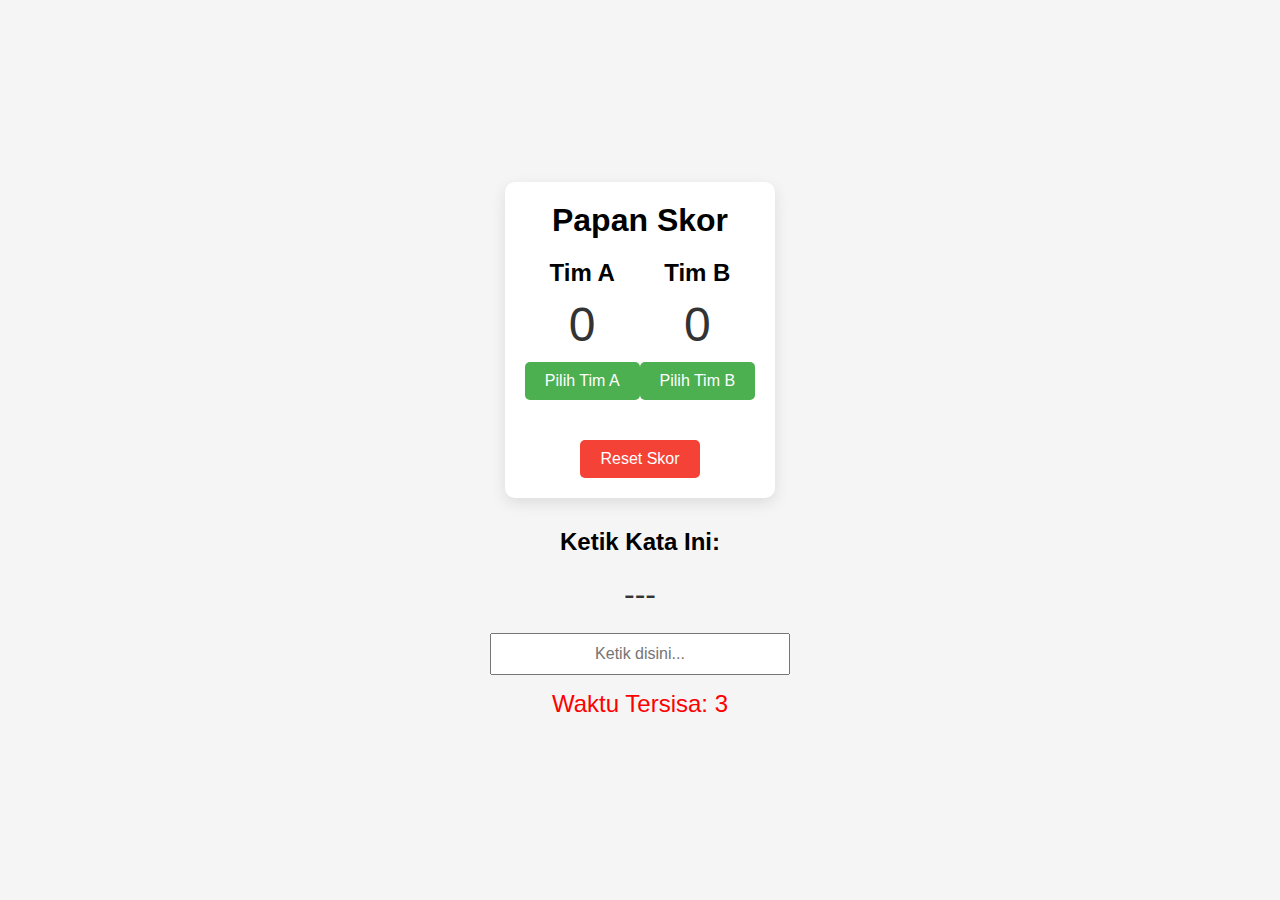
<file: ZTYPE/images/index.html>
<!DOCTYPE html>
<html lang="en">
<head>
    <meta charset="UTF-8">
    <meta name="viewport" content="width=device-width, initial-scale=1.0">
    <title>Game Mengetik dengan Papan Skor</title>
    <link rel="stylesheet" href="style.css">
</head>
<body>
    <div class="scoreboard">
        <h1>Papan Skor</h1>
        <div class="scores">
            <div class="team">
                <h2>Tim A</h2>
                <div id="scoreA" class="score">0</div>
                <button onclick="setActiveTeam('A')">Pilih Tim A</button>
            </div>
            <div class="team">
                <h2>Tim B</h2>
                <div id="scoreB" class="score">0</div>
                <button onclick="setActiveTeam('B')">Pilih Tim B</button>
            </div>
        </div>
        <button class="reset-btn" onclick="resetScores()">Reset Skor</button>
    </div>

    <div class="game">
        <h2>Ketik Kata Ini:</h2>
        <div id="wordToType" class="word">---</div>
        <input type="text" id="userInput" placeholder="Ketik disini..." oninput="checkInput()">
        <p id="message"></p>
        <div id="timer">Waktu Tersisa: 3</div>
    </div>

    <script src="script.js"></script>
</body>
</html>
</file>
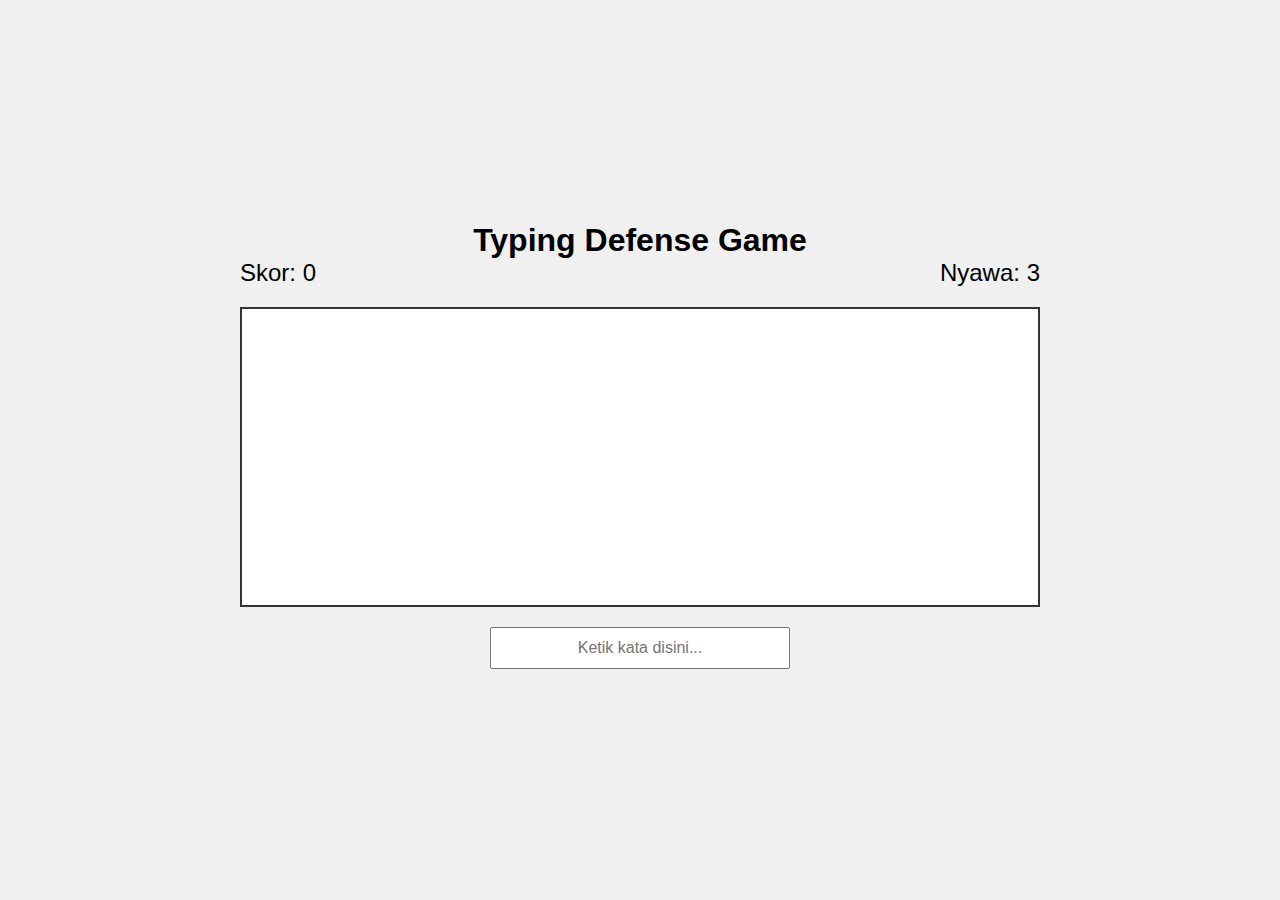
<file: ZTYPE/another game/papan score/index.html>
<!DOCTYPE html>
<html lang="en">
<head>
    <meta charset="UTF-8">
    <meta name="viewport" content="width=device-width, initial-scale=1.0">
    <title>Typing Defense Game</title>
    <link rel="stylesheet" href="style.css">
</head>
<body>
    <div class="game-container">
        <h1>Typing Defense Game</h1>
        <div class="scoreboard">
            <div class="score">Skor: <span id="score">0</span></div>
            <div class="lives">Nyawa: <span id="lives">3</span></div>
        </div>
        <div class="game-area" id="gameArea">
            <!-- Kata-kata akan muncul di sini -->
        </div>
        <input type="text" id="userInput" placeholder="Ketik kata disini..." oninput="checkInput()">
        <p id="message"></p>
    </div>

    <script src="script.js"></script>
</body>
</html>
</file>
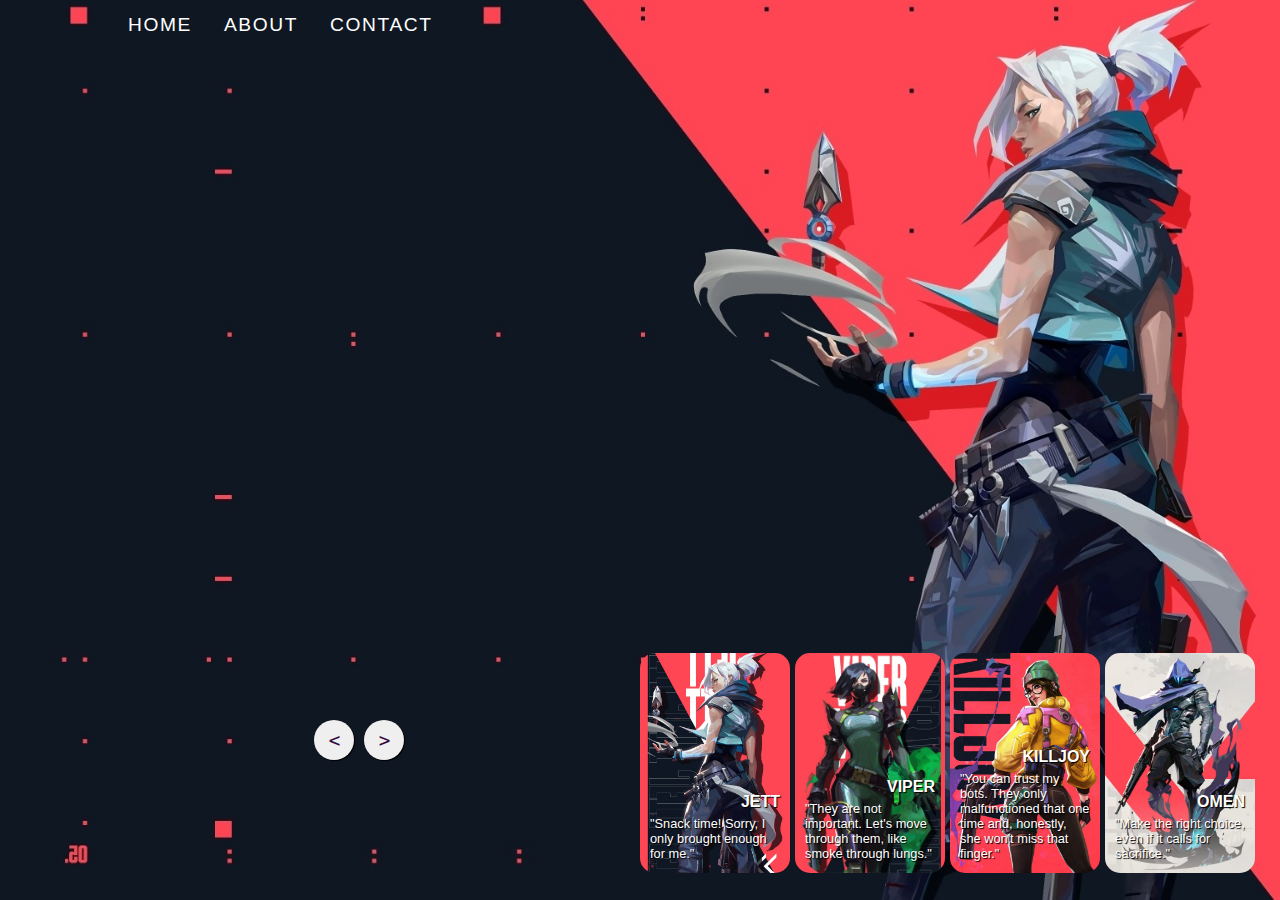
<file: test.html>
<!DOCTYPE html>
<html lang="en">
<head>
    <meta charset="UTF-8">
    <meta name="viewport" content="width=device-width, initial-scale=1.0">
    <title>ANIMATED Slider</title>
    <link rel="preconnect" href="https://fonts.googleapis.com">
    <link rel="preconnect" href="https://fonts.gstatic.com" crossorigin>
    <link href="https://fonts.googleapis.com/css2?family=Roboto+Condensed:wght@500&display=swap" rel="stylesheet">
    <link rel="stylesheet" href="reset.css" />
    <link rel="stylesheet" href="style.css" />

</head>
<body>
    <header>
        <nav>
            <a href="home">HOME</a>
            <a href="about">About</a>
            <a href="Contact">Contact</a>
        </nav>
    </header>

    <div class="slider">
        <div class="list">
            <div class="item">
                <img src="img/jett.jpg" alt="jett">
                <div class="detail">
                    <div class="title">Valorant</div>
                    <div class="name">jett</div>
                    <figure>
                        <img src="img/avatar/duelist.png" alt="duelist">
                        <figcaption>Updraft || TailWind || CloudBurst || Blade Storm</figcaption>
                    </figure>
                    <div class="desc">Representing her home country of South Korea, Jett's agile and evasive fighting style lets her take risks no one else can. She runs circles around every skirmish,
                         cutting enemies before they even know what hit them.</div>
                    <a href="#" class="more">More Details &raquo;</a>
                </div>
            </div>
            <div class="item">
                <img src="img/vyper.jpg" alt="vyper">
                <div class="detail">
                    <div class="title">Valorant</div>
                    <div class="name">viper</div>
                    <figure>
                        <img src="img/avatar/controller.png" alt="duelist">
                        <figcaption>Poison Cloud || Toxic Screen || Snake bite || Viper's pit</figcaption>
                    </figure>
                    <div class="desc">The American Chemist, Viper deploys an array of poisonous chemical devices to control the battlefield and choke the enemy's vision.
                         If the toxins don't kill her prey, her mindgames surely will.</div>
                    <a href="#" class="more">More Details &raquo;</a>
                </div>
            </div>
            <div class="item">
                <img src="img/killjoy.jpg" alt="killjoy">
                <div class="detail">
                    <div class="title">Valorant</div>
                    <div class="name">killjoy</div>
                    <figure>
                        <img src="img/avatar/sentinel.png" alt="duelist">
                        <figcaption>alarmbot || nanoswarm || turret || lockdown</figcaption>
                    </figure>
                    <div class="desc">The genius of Germany. Killjoy secures the battlefield with ease using her arsenal of inventions. 
                        If the damage from her gear doesn't stop her enemies, her robots' debuff will help make short work of them.</div>
                    <a href="#" class="more">More Details &raquo;</a>
                </div>
            </div>
            <div class="item">
                <img src="img/omen.jpg" alt="omen">
                <div class="detail">
                    <div class="title">Valorant</div>
                    <div class="name">killjoy</div>
                    <figure>
                        <img src="img/avatar/controller.png" alt="controller">
                        <figcaption>Paranoia || dark cover || shroud step || from the shadows</figcaption>
                    </figure>
                    <div class="desc">A phantom of a memory, Omen hunts in the shadows. He renders enemies blind, 
                        teleports across the field, then lets paranoia take hold as his foe scrambles to learn where he might strike next.</div>
                    <a href="#" class="more">More Details &raquo;</a>
                </div>
            </div>
        </div>
        <div class="thumbnail">
            <div class="item">
                <img src="img/jett thumb.jpg" alt="jett thumb">
                <div class="detail">
                    <div class="name">jett</div>
                    <blockquote>"Snack time! Sorry, I only brought enough for me."</blockquote>
                </div>
            </div>
            <div class="item">
                <img src="img/viper thumb.jpg" alt="viper thumb">
                <div class="detail">
                    <div class="name">viper</div>
                    <blockquote> "They are not important. Let's move through them, like smoke through lungs."</blockquote>
                </div>
            </div>
            <div class="item">
                <img src="img/killjoy thumb.jpg" alt="killjoy thumb">
                <div class="detail">
                    <div class="name">killjoy</div>
                    <blockquote>"You can trust my bots. They only malfunctioned that one time and, honestly, she won't miss that finger."</blockquote>
                </div>
            </div>
            <div class="item">
                <img src="img/omen thumb.jpg" alt="Omen thumb">
                <div class="detail">
                    <div class="name">Omen</div>
                    <blockquote>"Make the right choice, even if it calls for sacrifice."</blockquote>
                </div>
            </div>
        </div>

        <div class="arrows">
            <button id="prev">&lt;</button>
            <button id="next">&gt;</button>
        </div>

        <div class="loading-bar"></div>
    </div>

    <script src="script.js"></script>
</body>
</html>
</file>
<file: ZTYPE/images/style.css>
* {
    margin: 0;
    padding: 0;
    box-sizing: border-box;
}

body {
    display: flex;
    flex-direction: column;
    justify-content: center;
    align-items: center;
    height: 100vh;
    background-color: #f5f5f5;
    font-family: Arial, sans-serif;
}

.scoreboard {
    text-align: center;
    background-color: #fff;
    padding: 20px;
    border-radius: 10px;
    box-shadow: 0 5px 15px rgba(0, 0, 0, 0.1);
}

.scores {
    display: flex;
    justify-content: space-around;
    margin: 20px 0;
}

.team {
    text-align: center;
}

.score {
    font-size: 3rem;
    margin: 10px 0;
    color: #333;
}

button {
    padding: 10px 20px;
    font-size: 1rem;
    background-color: #4CAF50;
    color: white;
    border: none;
    border-radius: 5px;
    cursor: pointer;
}

button:hover {
    background-color: #45a049;
}

.reset-btn {
    margin-top: 20px;
    background-color: #f44336;
}

.reset-btn:hover {
    background-color: #d32f2f;
}

.game {
    margin-top: 30px;
    text-align: center;
}

.word {
    font-size: 2rem;
    margin: 20px 0;
    color: #333;
}

input {
    padding: 10px;
    font-size: 1rem;
    width: 300px;
    text-align: center;
}

p {
    font-size: 1.2rem;
    color: red;
    margin-top: 10px;
}

#timer {
    font-size: 1.5rem;
    color: #ff0000;
    margin-top: 15px;
}
</file>
<file: ZTYPE/another game/papan score/style.css>
* {
    margin: 0;
    padding: 0;
    box-sizing: border-box;
}

body {
    display: flex;
    justify-content: center;
    align-items: center;
    height: 100vh;
    background-color: #f0f0f0;
    font-family: Arial, sans-serif;
}

.game-container {
    text-align: center;
    width: 80%;
    max-width: 800px;
}

.scoreboard {
    display: flex;
    justify-content: space-between;
    margin-bottom: 20px;
}

.score, .lives {
    font-size: 1.5rem;
}

.game-area {
    position: relative;
    width: 100%;
    height: 300px;
    background-color: #fff;
    border: 2px solid #333;
    overflow: hidden;
}

.word {
    position: absolute;
    font-size: 1.2rem;
    color: red;
    white-space: nowrap;
}

input {
    margin-top: 20px;
    padding: 10px;
    font-size: 1rem;
    width: 300px;
    text-align: center;
}

#message {
    margin-top: 10px;
    color: green;
    font-size: 1.2rem;
}
</file>
<file: style.css>
body {
  font-family: "Roboto", Arial, Helvetica, sans-serif;
  font-weight: 400;
  background-color: #000;
  color: #fff;
  font-size: 1.2rem;
}

header {
  width: 1200px;
  max-width: 80%;
  margin: auto;
  height: 50px;
  display: flex;
  align-items: center;
  position: relative;
  z-index: 999;
}

header nav {
    display: flex;
    gap: 2rem;
}

header nav a {
    text-decoration: none;
    text-transform: uppercase;
    color: white;
    letter-spacing: .1rem;
}

.slider {
    width: 100vw;
    height: 100vh;
    overflow: hidden;
    margin-top: -50px;
    position: relative;
}

.slider .list .item {
    position: absolute;
    inset: 0 0 0 0;
}

.slider .list .item > img {
    width: 100%;
    height: 100%;
    object-fit: cover;

}

.slider .list .item .detail {
    position: absolute;
    top: 20%;
    width: 1200px;
    max-width: 80%;
    margin: auto;
    left: 50%;
    transform: translateX(-50%);
    text-shadow: 0 5px 10px #000;

}

.slider .list .item .detail .title{
    font-size: 1rem;
    font-weight: 900;
    text-transform: uppercase;
    letter-spacing: 0.6rem;
    margin-bottom: 0.6rem;  
}

.slider .list .item .detail .name {
    font-weight: 900;
    text-transform: uppercase;
    font-size: 3.5rem;
    letter-spacing: 0.1rem;
    line-height:  3.5rem;;
    margin-bottom: 0.8rem;
    background: linear-gradient( #ef745c, #34073d);
    background-clip: text;
    color: transparent;
    text-shadow: none;
}

.slider .list .item .detail figure {
    display: flex;
    align-items: center;
    gap: 0.7rem;
}


.slider .list .item .detail figure img {
    width: 2.4rem ;
}

.slider .list .item .detail figure figcaption {
    text-transform: uppercase;
    font-size: smaller;
    font-weight: 500;
    letter-spacing: 0.1;
}

.slider .list .item .detail .desc {
    margin-top: 1rem;
    font-weight: 100;
    font-size: smaller;
    max-width: 40rem;
}

.slider .list .item .detail .more {
    display: inline-block;
    margin-top: 0.5rem;
    text-decoration: none;
    background-color: #fff;
    color: #000;
    padding: 0.6rem 0.8rem;
    border-radius: 0.3rem;
    text-shadow: none;
    font-size: 0.6rem;

}
.slider .list .item .detail .more:hover {
    color: white;
    background-color: #000;
}

/* Thumbnail */

.thumbnail {
    position: absolute;
    bottom: 3%;
    left: 50%;
    width: max-content;
    z-index: 999;
    display: flex;
    gap: 5px;
}

.thumbnail .item {
    width: 150px;
    height:220px;
    flex-shrink: 0;
    position: relative;
}

.thumbnail .item img {
    width: 100%;
    height: 100%;
    object-fit: cover;
    border-radius: 15px;
    
}

.thumbnail .item .detail {
    position: absolute;
    bottom: 12px;
    left: 10px;
    right: 10px;
}
.thumbnail .item .detail .name {
    font-weight: 900;
    font-size: 1rem;
    text-transform: uppercase;
    text-align: right;
    margin-bottom: 5px;
    text-shadow: 1px 1px 1px #000;
}

.thumbnail .item .detail blockquote {
    font-size: 0.8rem;
    text-shadow:1px 1px 1px #000 ;
}


/* panah  */

.arrows {
    position: absolute;
    top: 80%;
    right: 52%;
    width: 300px;
    max-width: 30%;
    display: flex;
    align-items: center;
    gap: 10px;
}

.arrows button{
    width: 40px;
    height: 40px;
    border-radius: 50%;
    border: none;
    box-shadow:1px 1px 1px #000;
    font-family: monospace;
    color: #34073d;
    cursor: pointer;
    z-index: 100;
    transition: 0.3s
}

.arrows button:hover{
    color: #ef745c;
    background-color: #34073d;
}

/* intial animation  */

.slider .list .item:nth-child(1){
    z-index: 1;
}


.slider .list .item:nth-child(1) .title,
.slider .list .item:nth-child(1) .name, 
.slider .list .item:nth-child(1) figure,
.slider .list .item:nth-child(1) .desc, 
.slider .list .item:nth-child(1) .more {
    transform: translateY(50px);
    filter: blur(50px);
    opacity: 0;
    animation:showDetail 0.5s 1s linear forwards;
}


@keyframes showDetail {
    to {
        transform: translateY(0);
        filter: blur(0);
        opacity: 1;
    }
}
.slider .list .item:nth-child(1) .title{
    animation-delay: 1s;
}
.slider .list .item:nth-child(1) .name{
    animation-delay: 1.2s;
} 
.slider .list .item:nth-child(1) figure{
    animation-delay: 1.4s;
}
.slider .list .item:nth-child(1) .desc{
    animation-delay: 1.6s;
}
.slider .list .item:nth-child(1) .more {
    
        animation-delay: 1.8s;
    
}

/* action next */

.slider.next .list .item:nth-child(1)> img {
    width: 150px;
    height: 20px;
    position: absolute;
    left: 50%;
    bottom: 50px;
    border-radius: 15px;

    animation: growImage 0.5s linear 1 forwards;
}

@keyframes growImage {
    to{
        width: 100%;
        height: 100%;
        left: 0;
        bottom: 0;
        border-radius:0 ;

    }
    
}

.thumbnail.next .thumbnail .item:nth-last-child(1){
    width: 0;
    overflow: hidden;
    opacity: 0;
    animation: showThumbnail 0.5s 1s linear 1 forwards;
}

@keyframes showThumbnail {
    to {
        width: 150px;
        opacity: 1;
    }
    
}

.slider.next .thumbnail {
    transform: translateX(150px);
    animation: transformThumbnail 0.5s 1s linear 1 forwards;
}


@keyframes transformThumbnail {
    to  {
        transform: translateX(0);
    }
    
}

/* prev action  */

.slider.prev .list .item:nth-child(2){
    z-index: 2;
}

.slider.prev .list .item:nth-last-child(2) > img{
    transform: scale(1.1);
    position: absolute;
    bottom: 0 ;
    left: 0;
    animation: shrinkImage 0.5s 1s linear 1 forwards;
}

@keyframes shrinkImage {
    to {
        width: 150px;
        height: 220px;
        border-radius: 15px;
        left: 50%;
        bottom: 50px;
    }
    
}



.slider.prev .list .item:nth-child(2) .title,
.slider.prev .list .item:nth-child(2) .name, 
.slider.prev .list .item:nth-child(2) figure,
.slider.prev .list .item:nth-child(2) .desc, 
.slider.prev .list .item:nth-child(2) .more {
    animation:hideDetail 0.5s  linear 1 forwards;
}

@keyframes hideDetail {
    to  {
        transform: translateY(-150px);
        filter:  blur(20px);
        opacity: 0;

    }
    
}
.slider.prev .thumbnail .item:nth-child(1){
    width: 0;
    overflow: hidden;
    opacity: 0;
    animation: showThumbnail 0.5s linear 1 forwards;

}
@keyframes showThumbnail {
    to {
        width: 150px;
        opacity: 1;
    }
    
}

.slider.prev .thumbnail {
    transform: translateX(150px);
    animation: transformThumbnail 0.5s 1s linear 1 forwards;
}

@keyframes transformThumbnail {
    to  {
        transform: translateX(0);
    }
    
}

.slider.next .arrows button,
.slider.prev .arrows button{
    pointer-events: none;
}


.loading-bar{
    width: 0%;
    height: 5px;
    background-color: #f80;
    position: absolute;
    z-index: 2;
    top: 0;
    left: 0;
}

.slider.next  .loading-bar, 
.slider.prev  .loading-bar {
    width: 100%;
    animation: loadingtime 2s linear 1 forwards;
}

@keyframes loadingtime {
    to {
        width: 0;
    }
}
/* 
.slider.prev .list .item:nth-child(2){
    z-index: 2;

}

.slider.prev .list .item:nth-last-child(2) > img{
    position: absolute;
    bottom: 0;
    left: 0;
    animation: shrinkImage  0.5s linear 1 forwards;

}

@keyframes shrinkImage {
    to{
        width: 150px;
        height: 220px;
        border-radius: 15px;
        left: 50%;
        bottom: 50px;
    }
    
} */
</file>
